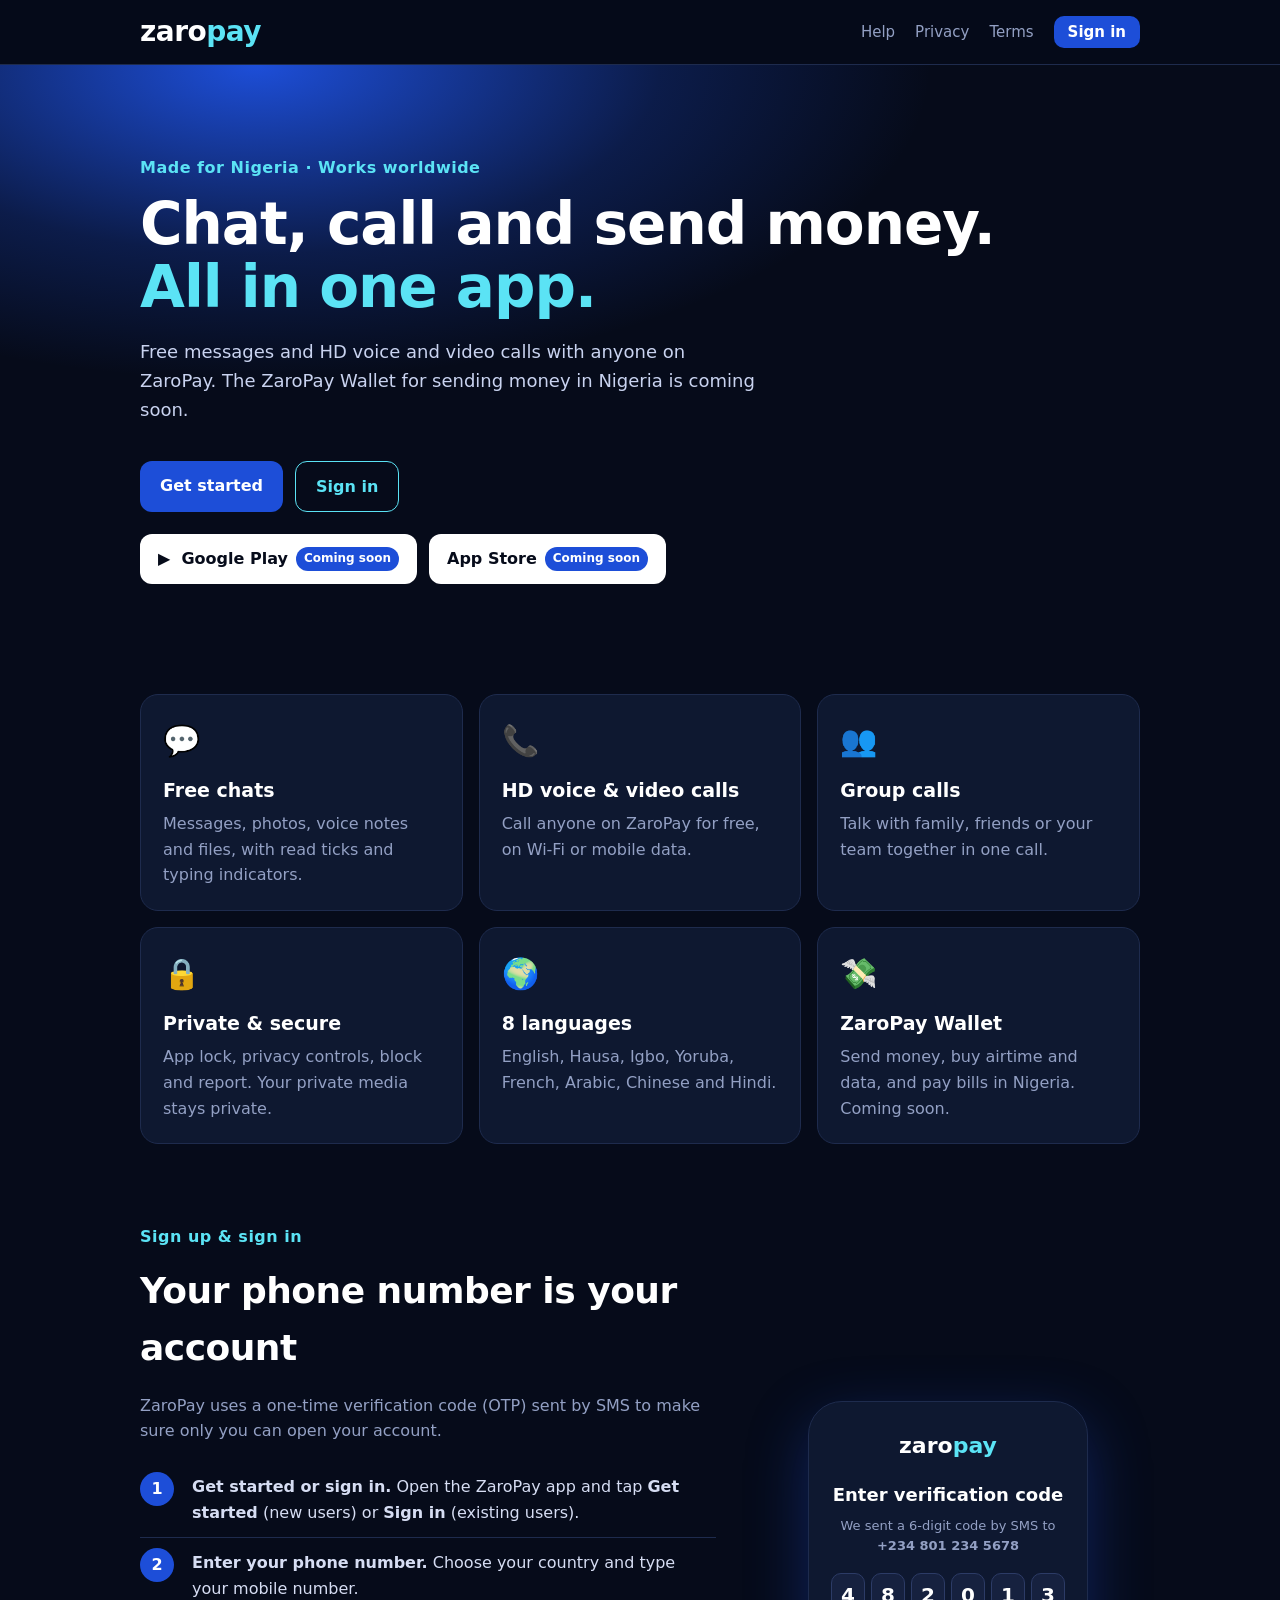
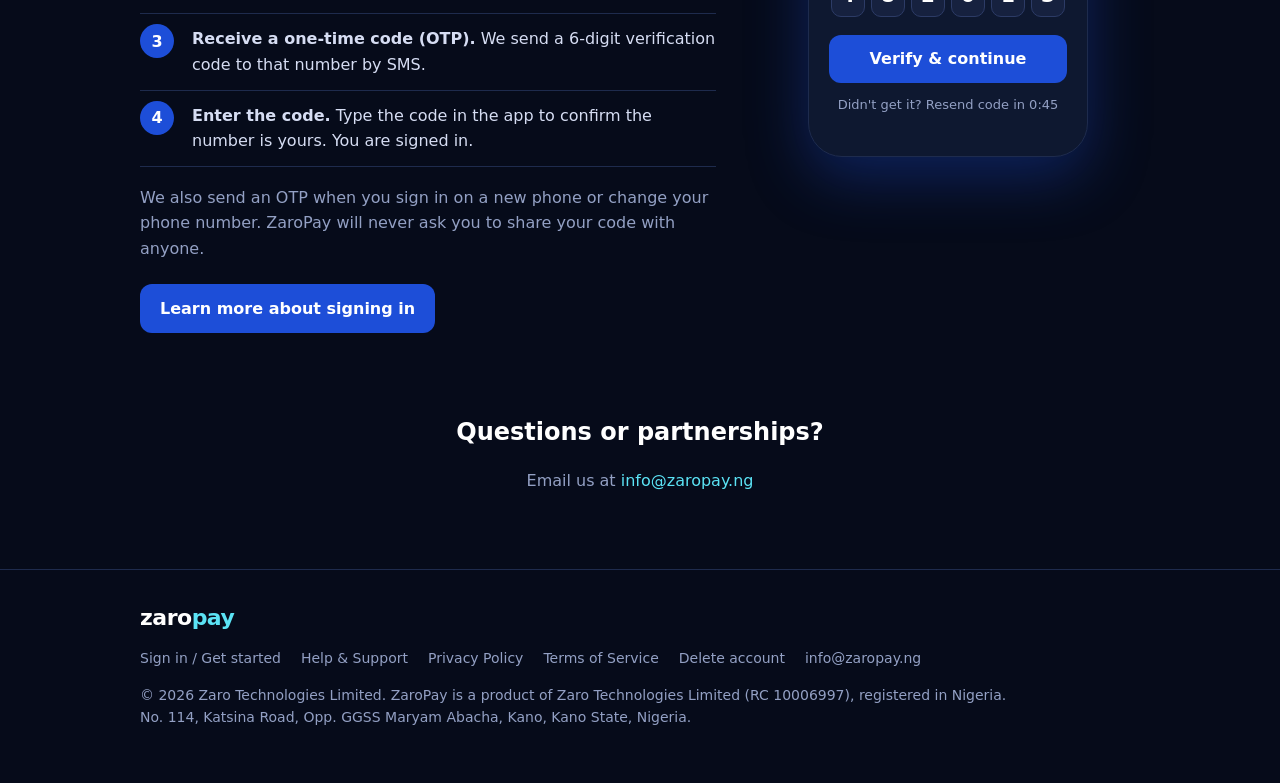
<file: index.html>
<!doctype html>
<html lang="en">
<head>
<meta charset="utf-8">
<meta name="viewport" content="width=device-width, initial-scale=1">
<title>ZaroPay – Chat, call and send money</title>
<meta name="description" content="ZaroPay: free chats and HD voice and video calls, with the ZaroPay Wallet for Nigeria coming soon.">
<link rel="icon" href="favicon.svg" type="image/svg+xml">
<link rel="stylesheet" href="style.css">
</head>
<body>
<header class="top"><div class="wrap nav">
  <a href="/" class="brand"><span class="zaro">zaro</span><span class="pay">pay</span></a>
  <nav><a href="/help">Help</a><a href="/privacy">Privacy</a><a href="/terms">Terms</a><a href="/signin" class="navbtn">Sign in</a></nav>
</div></header>
<main>
<section class="hero"><div class="wrap">
  <p class="eyebrow">Made for Nigeria · Works worldwide</p>
  <h1>Chat, call and send money.<br><span>All in one app.</span></h1>
  <p class="lead">Free messages and HD voice and video calls with anyone on ZaroPay. The ZaroPay Wallet for sending money in Nigeria is coming soon.</p>
  <div class="cta"><a class="btn" href="/signin">Get started</a><a class="btn ghost" href="/signin">Sign in</a></div>
  <div class="stores">
    <span class="store">▶&nbsp; Google Play <em>Coming soon</em></span>
    <span class="store"> App Store <em>Coming soon</em></span>
  </div>
</div></section>
<section class="wrap feats">
  <div class="card"><div class="ic">💬</div><h3>Free chats</h3><p>Messages, photos, voice notes and files, with read ticks and typing indicators.</p></div>
  <div class="card"><div class="ic">📞</div><h3>HD voice &amp; video calls</h3><p>Call anyone on ZaroPay for free, on Wi-Fi or mobile data.</p></div>
  <div class="card"><div class="ic">👥</div><h3>Group calls</h3><p>Talk with family, friends or your team together in one call.</p></div>
  <div class="card"><div class="ic">🔒</div><h3>Private &amp; secure</h3><p>App lock, privacy controls, block and report. Your private media stays private.</p></div>
  <div class="card"><div class="ic">🌍</div><h3>8 languages</h3><p>English, Hausa, Igbo, Yoruba, French, Arabic, Chinese and Hindi.</p></div>
  <div class="card"><div class="ic">💸</div><h3>ZaroPay Wallet</h3><p>Send money, buy airtime and data, and pay bills in Nigeria. Coming soon.</p></div>
</section>
<section class="wrap how" id="how-it-works">
  <div class="how-text">
    <p class="eyebrow">Sign up &amp; sign in</p>
    <h2>Your phone number is your account</h2>
    <p class="muted">ZaroPay uses a one-time verification code (OTP) sent by SMS to make sure only you can open your account.</p>
    <ol class="steps">
      <li><b>Get started or sign in.</b> Open the ZaroPay app and tap <b>Get started</b> (new users) or <b>Sign in</b> (existing users).</li>
      <li><b>Enter your phone number.</b> Choose your country and type your mobile number.</li>
      <li><b>Receive a one-time code (OTP).</b> We send a 6-digit verification code to that number by SMS.</li>
      <li><b>Enter the code.</b> Type the code in the app to confirm the number is yours. You are signed in.</li>
    </ol>
    <p class="muted">We also send an OTP when you sign in on a new phone or change your phone number. ZaroPay will never ask you to share your code with anyone.</p>
    <a class="btn" href="/signin">Learn more about signing in</a>
  </div>
  <div class="phone" aria-hidden="true">
    <div class="ph-top"><span class="zaro">zaro</span><span class="pay">pay</span></div>
    <p class="ph-title">Enter verification code</p>
    <p class="ph-sub">We sent a 6-digit code by SMS to<br><b>+234 801 234 5678</b></p>
    <div class="otp"><span>4</span><span>8</span><span>2</span><span>0</span><span>1</span><span>3</span></div>
    <div class="ph-btn">Verify &amp; continue</div>
    <p class="ph-sub small">Didn't get it? Resend code in 0:45</p>
  </div>
</section>
<section class="wrap contact">
  <h2>Questions or partnerships?</h2>
  <p>Email us at <a href="mailto:info@zaropay.ng">info@zaropay.ng</a></p>
</section>
</main>
<footer class="foot"><div class="wrap">
  <div class="brand small"><span class="zaro">zaro</span><span class="pay">pay</span></div>
  <nav><a href="/signin">Sign in / Get started</a><a href="/help">Help &amp; Support</a><a href="/privacy">Privacy Policy</a><a href="/terms">Terms of Service</a><a href="/delete-account">Delete account</a><a href="mailto:info@zaropay.ng">info@zaropay.ng</a></nav>
  <p>© 2026 Zaro Technologies Limited. ZaroPay is a product of Zaro Technologies Limited (RC 10006997), registered in Nigeria.<br>No. 114, Katsina Road, Opp. GGSS Maryam Abacha, Kano, Kano State, Nigeria.</p>
</div></footer>
</body>
</html>
</file>
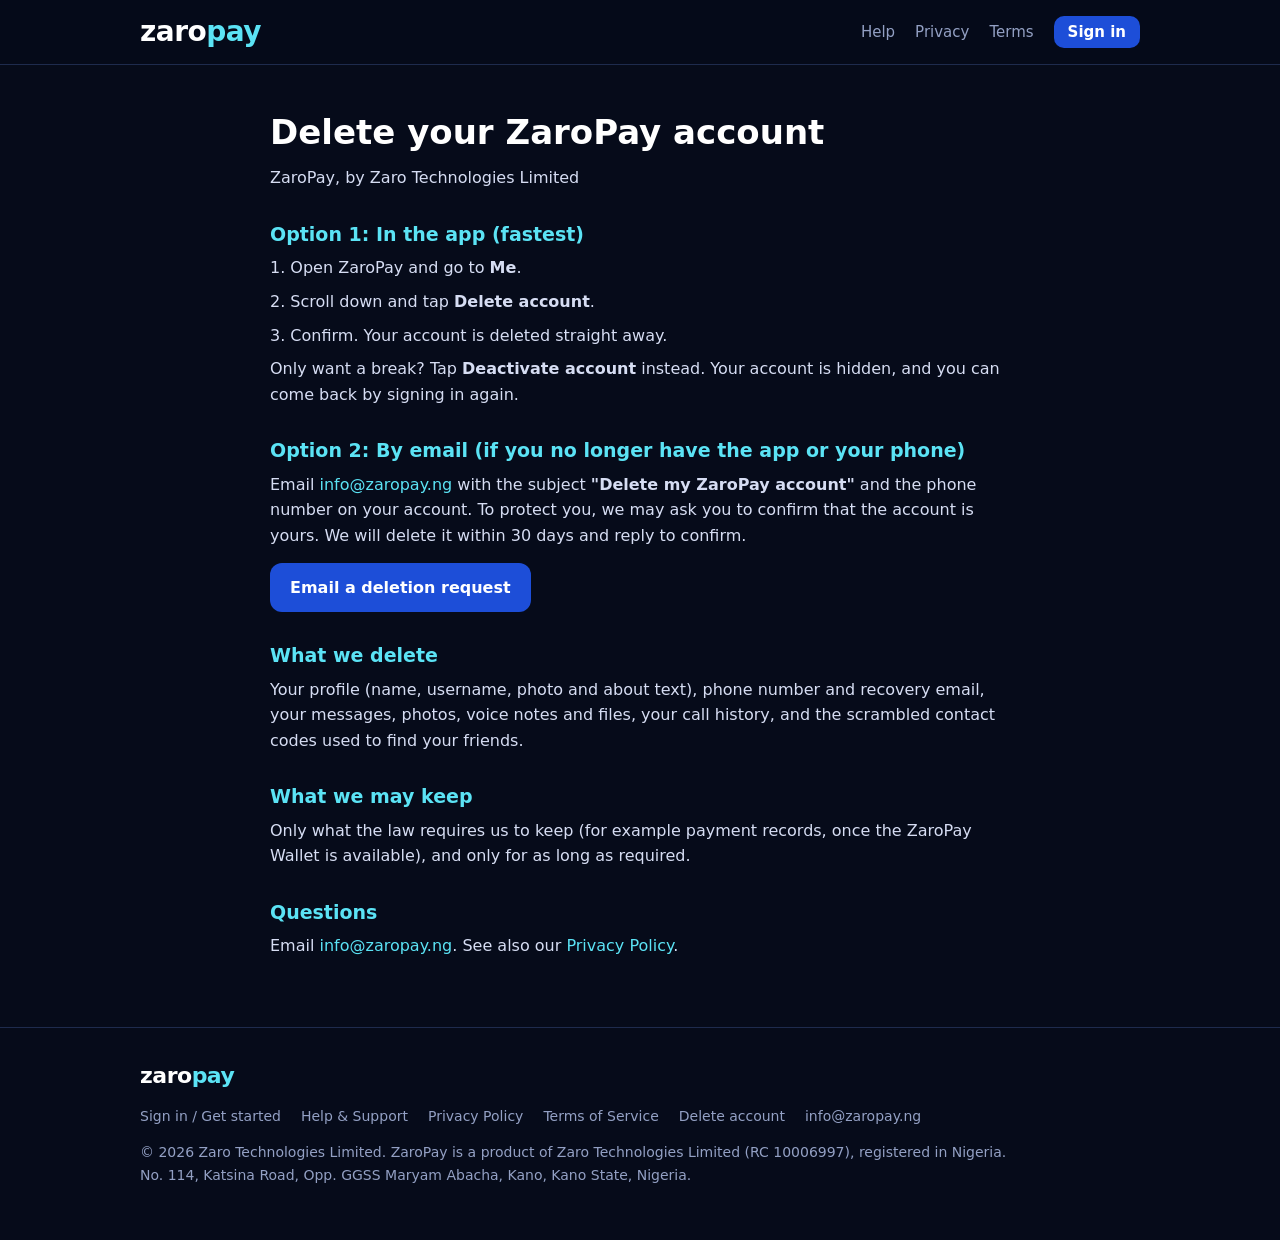
<file: delete-account.html>
<!doctype html>
<html lang="en">
<head>
<meta charset="utf-8">
<meta name="viewport" content="width=device-width, initial-scale=1">
<title>Delete your ZaroPay account</title>
<meta name="description" content="How to delete your ZaroPay account and what happens to your data.">
<link rel="icon" href="favicon.svg" type="image/svg+xml">
<link rel="stylesheet" href="style.css">
</head>
<body>
<header class="top"><div class="wrap nav">
  <a href="/" class="brand"><span class="zaro">zaro</span><span class="pay">pay</span></a>
  <nav><a href="/help">Help</a><a href="/privacy">Privacy</a><a href="/terms">Terms</a><a href="/signin" class="navbtn">Sign in</a></nav>
</div></header>
<main class="wrap doc">
  <h1>Delete your ZaroPay account</h1>
  <p class="updated">ZaroPay, by Zaro Technologies Limited</p>
  <section><h2>Option 1: In the app (fastest)</h2>
  <p>1. Open ZaroPay and go to <b>Me</b>.</p>
  <p>2. Scroll down and tap <b>Delete account</b>.</p>
  <p>3. Confirm. Your account is deleted straight away.</p>
  <p>Only want a break? Tap <b>Deactivate account</b> instead. Your account is hidden, and you can come back by signing in again.</p></section>
  <section><h2>Option 2: By email (if you no longer have the app or your phone)</h2>
  <p>Email <a href="mailto:info@zaropay.ng?subject=Delete%20my%20ZaroPay%20account&body=Please%20delete%20my%20ZaroPay%20account.%0A%0APhone%20number%20on%20my%20account%20(with%20country%20code)%3A%20%0AUsername%20(if%20you%20remember%20it)%3A%20%0A">info@zaropay.ng</a> with the subject <b>"Delete my ZaroPay account"</b> and the phone number on your account. To protect you, we may ask you to confirm that the account is yours. We will delete it within 30 days and reply to confirm.</p>
  <p><a class="btn" href="mailto:info@zaropay.ng?subject=Delete%20my%20ZaroPay%20account&body=Please%20delete%20my%20ZaroPay%20account.%0A%0APhone%20number%20on%20my%20account%20(with%20country%20code)%3A%20%0AUsername%20(if%20you%20remember%20it)%3A%20%0A">Email a deletion request</a></p></section>
  <section><h2>What we delete</h2>
  <p>Your profile (name, username, photo and about text), phone number and recovery email, your messages, photos, voice notes and files, your call history, and the scrambled contact codes used to find your friends.</p></section>
  <section><h2>What we may keep</h2>
  <p>Only what the law requires us to keep (for example payment records, once the ZaroPay Wallet is available), and only for as long as required.</p></section>
  <section><h2>Questions</h2>
  <p>Email <a href="mailto:info@zaropay.ng">info@zaropay.ng</a>. See also our <a href="/privacy">Privacy Policy</a>.</p></section>
</main>
<footer class="foot"><div class="wrap">
  <div class="brand small"><span class="zaro">zaro</span><span class="pay">pay</span></div>
  <nav><a href="/signin">Sign in / Get started</a><a href="/help">Help &amp; Support</a><a href="/privacy">Privacy Policy</a><a href="/terms">Terms of Service</a><a href="/delete-account">Delete account</a><a href="mailto:info@zaropay.ng">info@zaropay.ng</a></nav>
  <p>© 2026 Zaro Technologies Limited. ZaroPay is a product of Zaro Technologies Limited (RC 10006997), registered in Nigeria.<br>No. 114, Katsina Road, Opp. GGSS Maryam Abacha, Kano, Kano State, Nigeria.</p>
</div></footer>
</body>
</html>
</file>
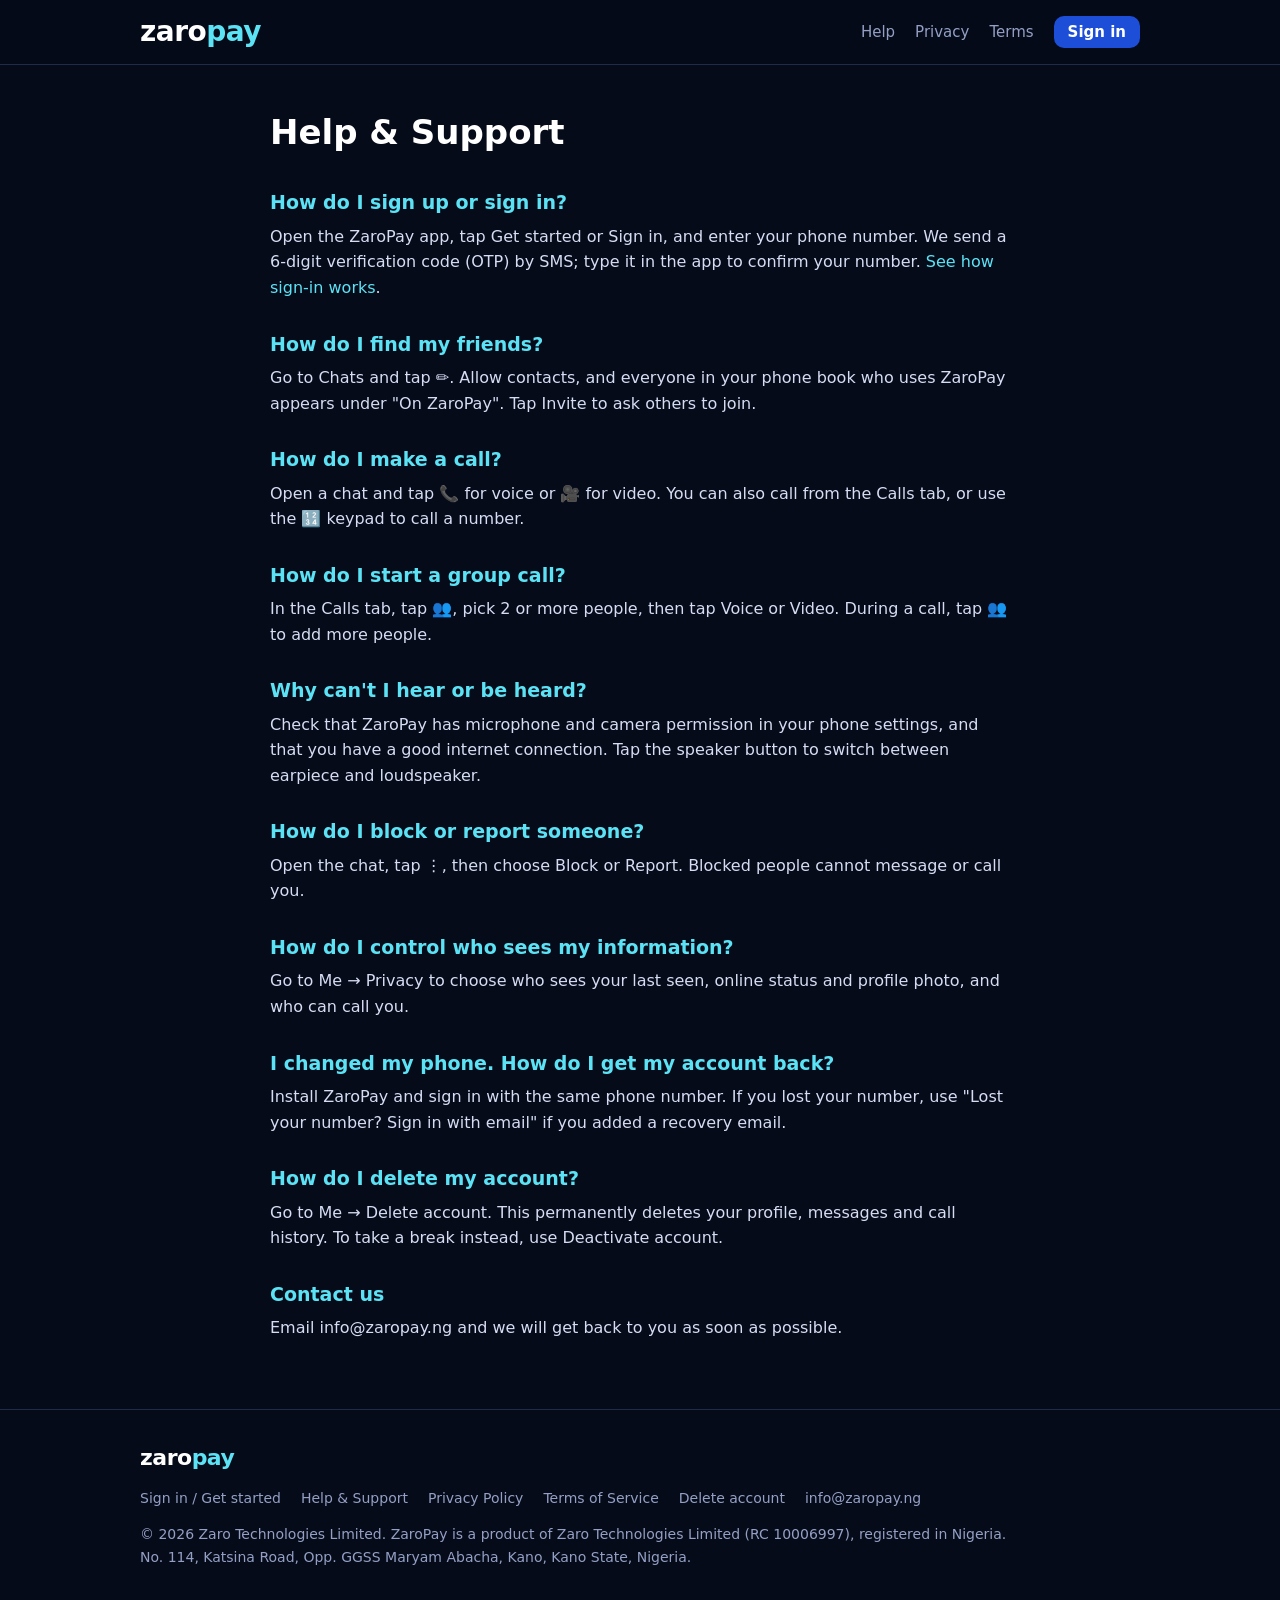
<file: help.html>
<!doctype html>
<html lang="en">
<head>
<meta charset="utf-8">
<meta name="viewport" content="width=device-width, initial-scale=1">
<title>Help & Support – ZaroPay</title>
<meta name="description" content="Answers to common questions about ZaroPay chats, calls and your account.">
<link rel="icon" href="favicon.svg" type="image/svg+xml">
<link rel="stylesheet" href="style.css">
</head>
<body>
<header class="top"><div class="wrap nav">
  <a href="/" class="brand"><span class="zaro">zaro</span><span class="pay">pay</span></a>
  <nav><a href="/help">Help</a><a href="/privacy">Privacy</a><a href="/terms">Terms</a><a href="/signin" class="navbtn">Sign in</a></nav>
</div></header>
<main class="wrap doc">
  <h1>Help &amp; Support</h1>
  
  <section><h2>How do I sign up or sign in?</h2><p>Open the ZaroPay app, tap Get started or Sign in, and enter your phone number. We send a 6-digit verification code (OTP) by SMS; type it in the app to confirm your number. <a href="/signin">See how sign-in works</a>.</p></section>
  <section><h2>How do I find my friends?</h2><p>Go to Chats and tap ✏️. Allow contacts, and everyone in your phone book who uses ZaroPay appears under "On ZaroPay". Tap Invite to ask others to join.</p></section>
  <section><h2>How do I make a call?</h2><p>Open a chat and tap 📞 for voice or 🎥 for video. You can also call from the Calls tab, or use the 🔢 keypad to call a number.</p></section>
  <section><h2>How do I start a group call?</h2><p>In the Calls tab, tap 👥, pick 2 or more people, then tap Voice or Video. During a call, tap 👥 to add more people.</p></section>
  <section><h2>Why can't I hear or be heard?</h2><p>Check that ZaroPay has microphone and camera permission in your phone settings, and that you have a good internet connection. Tap the speaker button to switch between earpiece and loudspeaker.</p></section>
  <section><h2>How do I block or report someone?</h2><p>Open the chat, tap ⋮, then choose Block or Report. Blocked people cannot message or call you.</p></section>
  <section><h2>How do I control who sees my information?</h2><p>Go to Me → Privacy to choose who sees your last seen, online status and profile photo, and who can call you.</p></section>
  <section><h2>I changed my phone. How do I get my account back?</h2><p>Install ZaroPay and sign in with the same phone number. If you lost your number, use "Lost your number? Sign in with email" if you added a recovery email.</p></section>
  <section><h2>How do I delete my account?</h2><p>Go to Me → Delete account. This permanently deletes your profile, messages and call history. To take a break instead, use Deactivate account.</p></section>
  <section><h2>Contact us</h2><p>Email info@zaropay.ng and we will get back to you as soon as possible.</p></section>
</main>
<footer class="foot"><div class="wrap">
  <div class="brand small"><span class="zaro">zaro</span><span class="pay">pay</span></div>
  <nav><a href="/signin">Sign in / Get started</a><a href="/help">Help &amp; Support</a><a href="/privacy">Privacy Policy</a><a href="/terms">Terms of Service</a><a href="/delete-account">Delete account</a><a href="mailto:info@zaropay.ng">info@zaropay.ng</a></nav>
  <p>© 2026 Zaro Technologies Limited. ZaroPay is a product of Zaro Technologies Limited (RC 10006997), registered in Nigeria.<br>No. 114, Katsina Road, Opp. GGSS Maryam Abacha, Kano, Kano State, Nigeria.</p>
</div></footer>
</body>
</html>
</file>
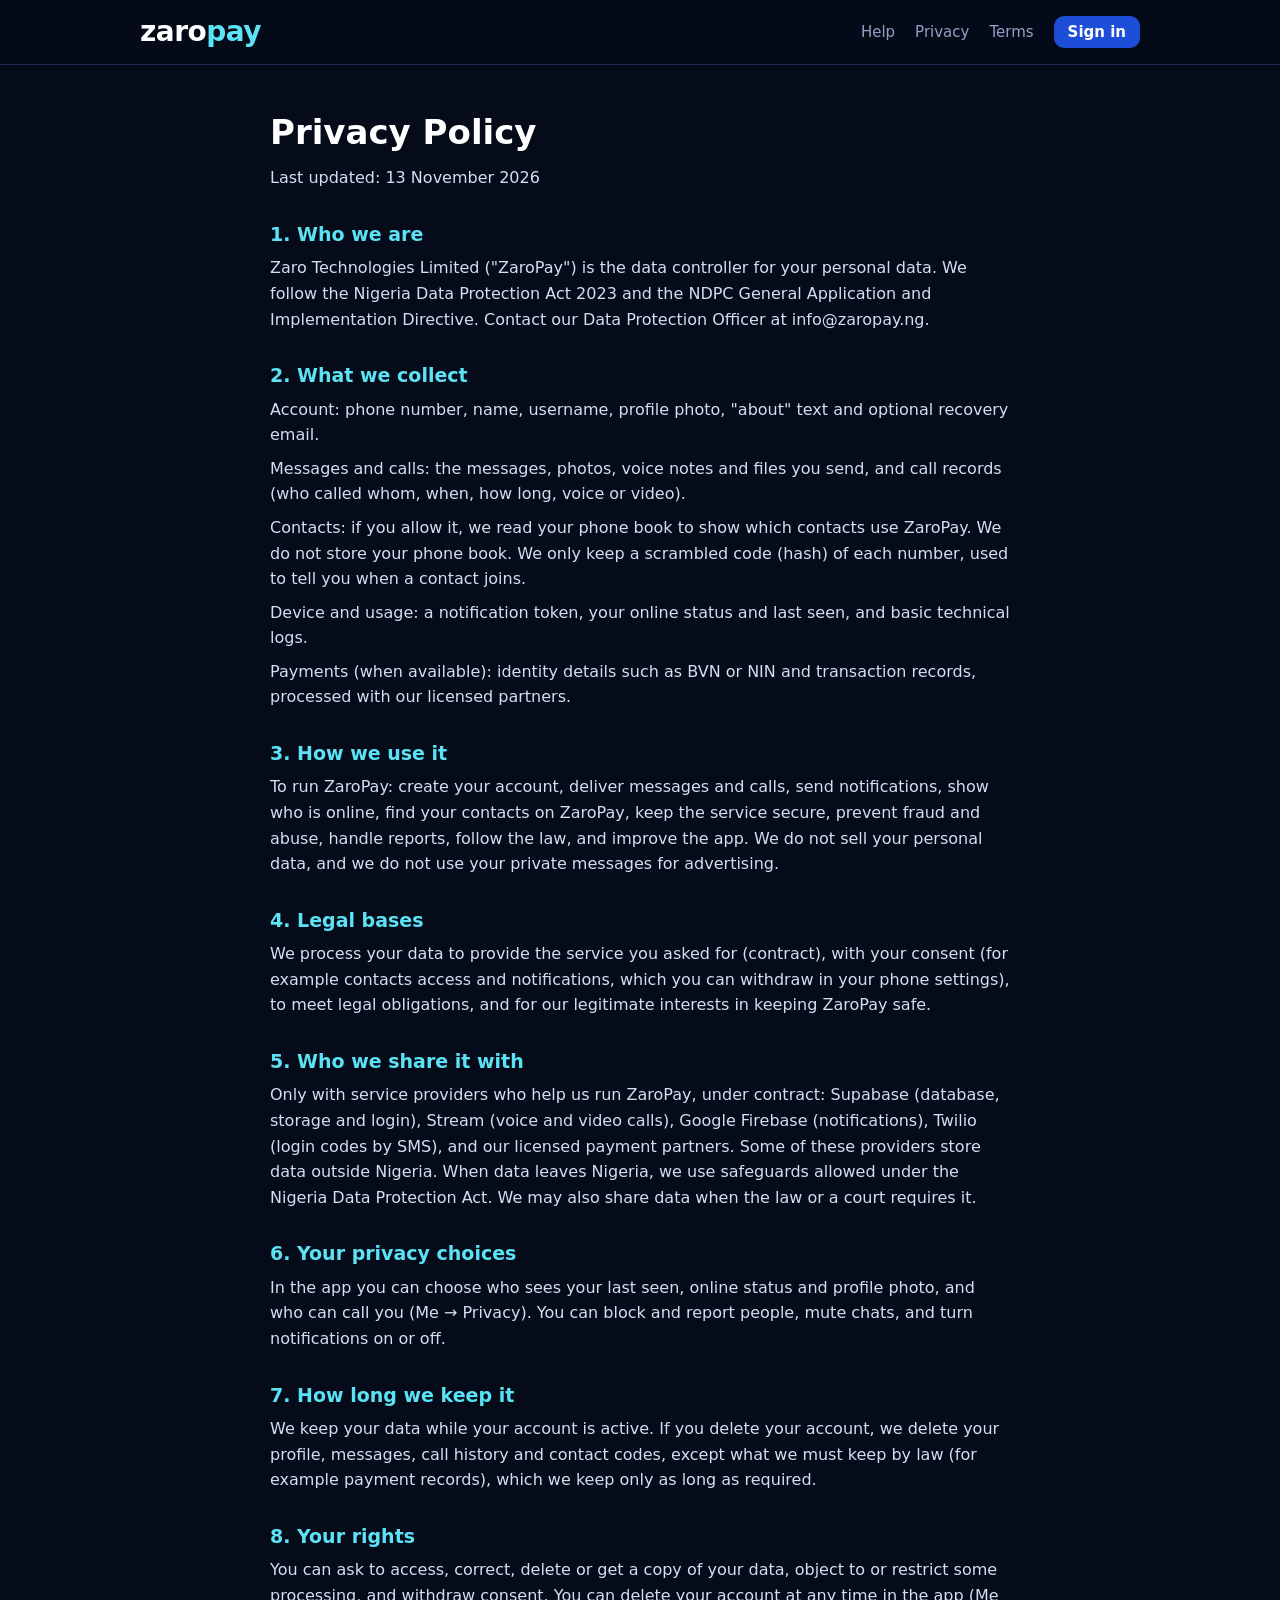
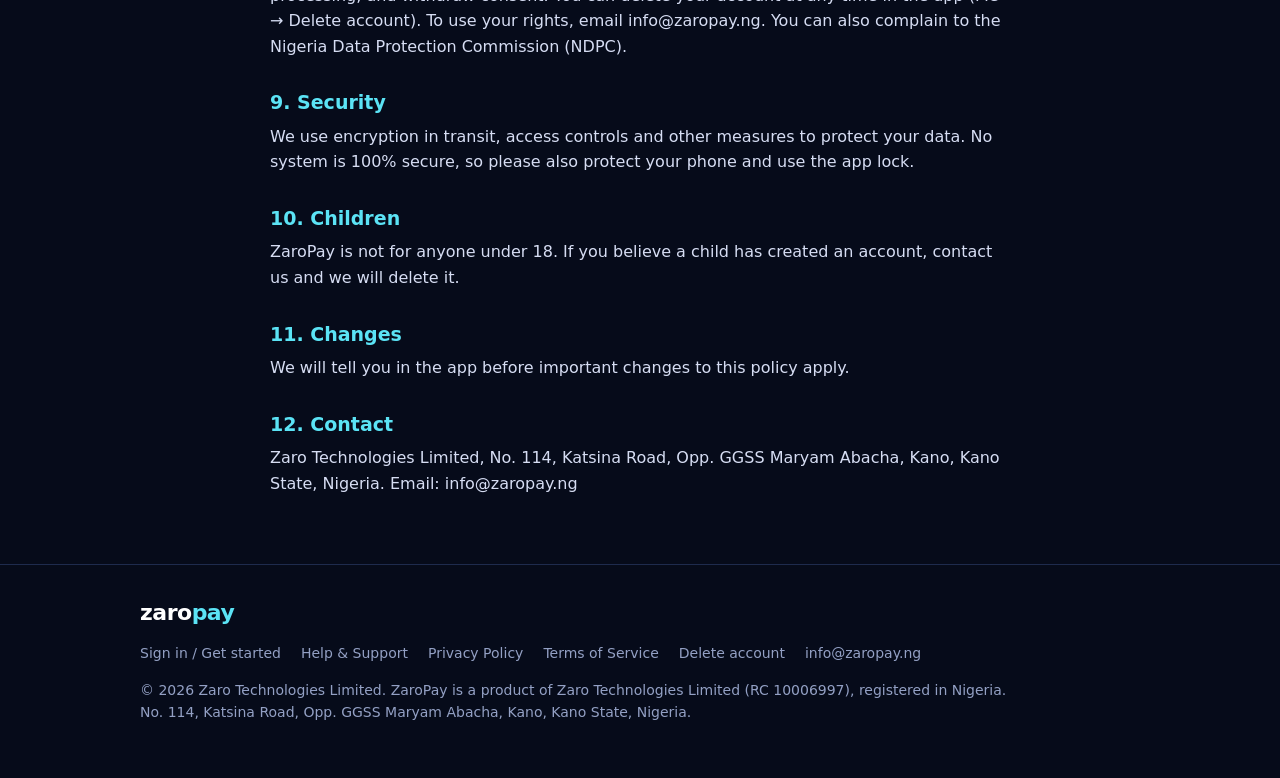
<file: privacy.html>
<!doctype html>
<html lang="en">
<head>
<meta charset="utf-8">
<meta name="viewport" content="width=device-width, initial-scale=1">
<title>Privacy Policy – ZaroPay</title>
<meta name="description" content="How ZaroPay collects, uses and protects your personal data.">
<link rel="icon" href="favicon.svg" type="image/svg+xml">
<link rel="stylesheet" href="style.css">
</head>
<body>
<header class="top"><div class="wrap nav">
  <a href="/" class="brand"><span class="zaro">zaro</span><span class="pay">pay</span></a>
  <nav><a href="/help">Help</a><a href="/privacy">Privacy</a><a href="/terms">Terms</a><a href="/signin" class="navbtn">Sign in</a></nav>
</div></header>
<main class="wrap doc">
  <h1>Privacy Policy</h1>
  <p class="updated">Last updated: 13 November 2026</p>
  <section><h2>1. Who we are</h2><p>Zaro Technologies Limited ("ZaroPay") is the data controller for your personal data. We follow the Nigeria Data Protection Act 2023 and the NDPC General Application and Implementation Directive. Contact our Data Protection Officer at info@zaropay.ng.</p></section>
  <section><h2>2. What we collect</h2><p>Account: phone number, name, username, profile photo, "about" text and optional recovery email.</p><p>Messages and calls: the messages, photos, voice notes and files you send, and call records (who called whom, when, how long, voice or video).</p><p>Contacts: if you allow it, we read your phone book to show which contacts use ZaroPay. We do not store your phone book. We only keep a scrambled code (hash) of each number, used to tell you when a contact joins.</p><p>Device and usage: a notification token, your online status and last seen, and basic technical logs.</p><p>Payments (when available): identity details such as BVN or NIN and transaction records, processed with our licensed partners.</p></section>
  <section><h2>3. How we use it</h2><p>To run ZaroPay: create your account, deliver messages and calls, send notifications, show who is online, find your contacts on ZaroPay, keep the service secure, prevent fraud and abuse, handle reports, follow the law, and improve the app. We do not sell your personal data, and we do not use your private messages for advertising.</p></section>
  <section><h2>4. Legal bases</h2><p>We process your data to provide the service you asked for (contract), with your consent (for example contacts access and notifications, which you can withdraw in your phone settings), to meet legal obligations, and for our legitimate interests in keeping ZaroPay safe.</p></section>
  <section><h2>5. Who we share it with</h2><p>Only with service providers who help us run ZaroPay, under contract: Supabase (database, storage and login), Stream (voice and video calls), Google Firebase (notifications), Twilio (login codes by SMS), and our licensed payment partners. Some of these providers store data outside Nigeria. When data leaves Nigeria, we use safeguards allowed under the Nigeria Data Protection Act. We may also share data when the law or a court requires it.</p></section>
  <section><h2>6. Your privacy choices</h2><p>In the app you can choose who sees your last seen, online status and profile photo, and who can call you (Me → Privacy). You can block and report people, mute chats, and turn notifications on or off.</p></section>
  <section><h2>7. How long we keep it</h2><p>We keep your data while your account is active. If you delete your account, we delete your profile, messages, call history and contact codes, except what we must keep by law (for example payment records), which we keep only as long as required.</p></section>
  <section><h2>8. Your rights</h2><p>You can ask to access, correct, delete or get a copy of your data, object to or restrict some processing, and withdraw consent. You can delete your account at any time in the app (Me → Delete account). To use your rights, email info@zaropay.ng. You can also complain to the Nigeria Data Protection Commission (NDPC).</p></section>
  <section><h2>9. Security</h2><p>We use encryption in transit, access controls and other measures to protect your data. No system is 100% secure, so please also protect your phone and use the app lock.</p></section>
  <section><h2>10. Children</h2><p>ZaroPay is not for anyone under 18. If you believe a child has created an account, contact us and we will delete it.</p></section>
  <section><h2>11. Changes</h2><p>We will tell you in the app before important changes to this policy apply.</p></section>
  <section><h2>12. Contact</h2><p>Zaro Technologies Limited, No. 114, Katsina Road, Opp. GGSS Maryam Abacha, Kano, Kano State, Nigeria. Email: info@zaropay.ng</p></section>
</main>
<footer class="foot"><div class="wrap">
  <div class="brand small"><span class="zaro">zaro</span><span class="pay">pay</span></div>
  <nav><a href="/signin">Sign in / Get started</a><a href="/help">Help &amp; Support</a><a href="/privacy">Privacy Policy</a><a href="/terms">Terms of Service</a><a href="/delete-account">Delete account</a><a href="mailto:info@zaropay.ng">info@zaropay.ng</a></nav>
  <p>© 2026 Zaro Technologies Limited. ZaroPay is a product of Zaro Technologies Limited (RC 10006997), registered in Nigeria.<br>No. 114, Katsina Road, Opp. GGSS Maryam Abacha, Kano, Kano State, Nigeria.</p>
</div></footer>
</body>
</html>
</file>
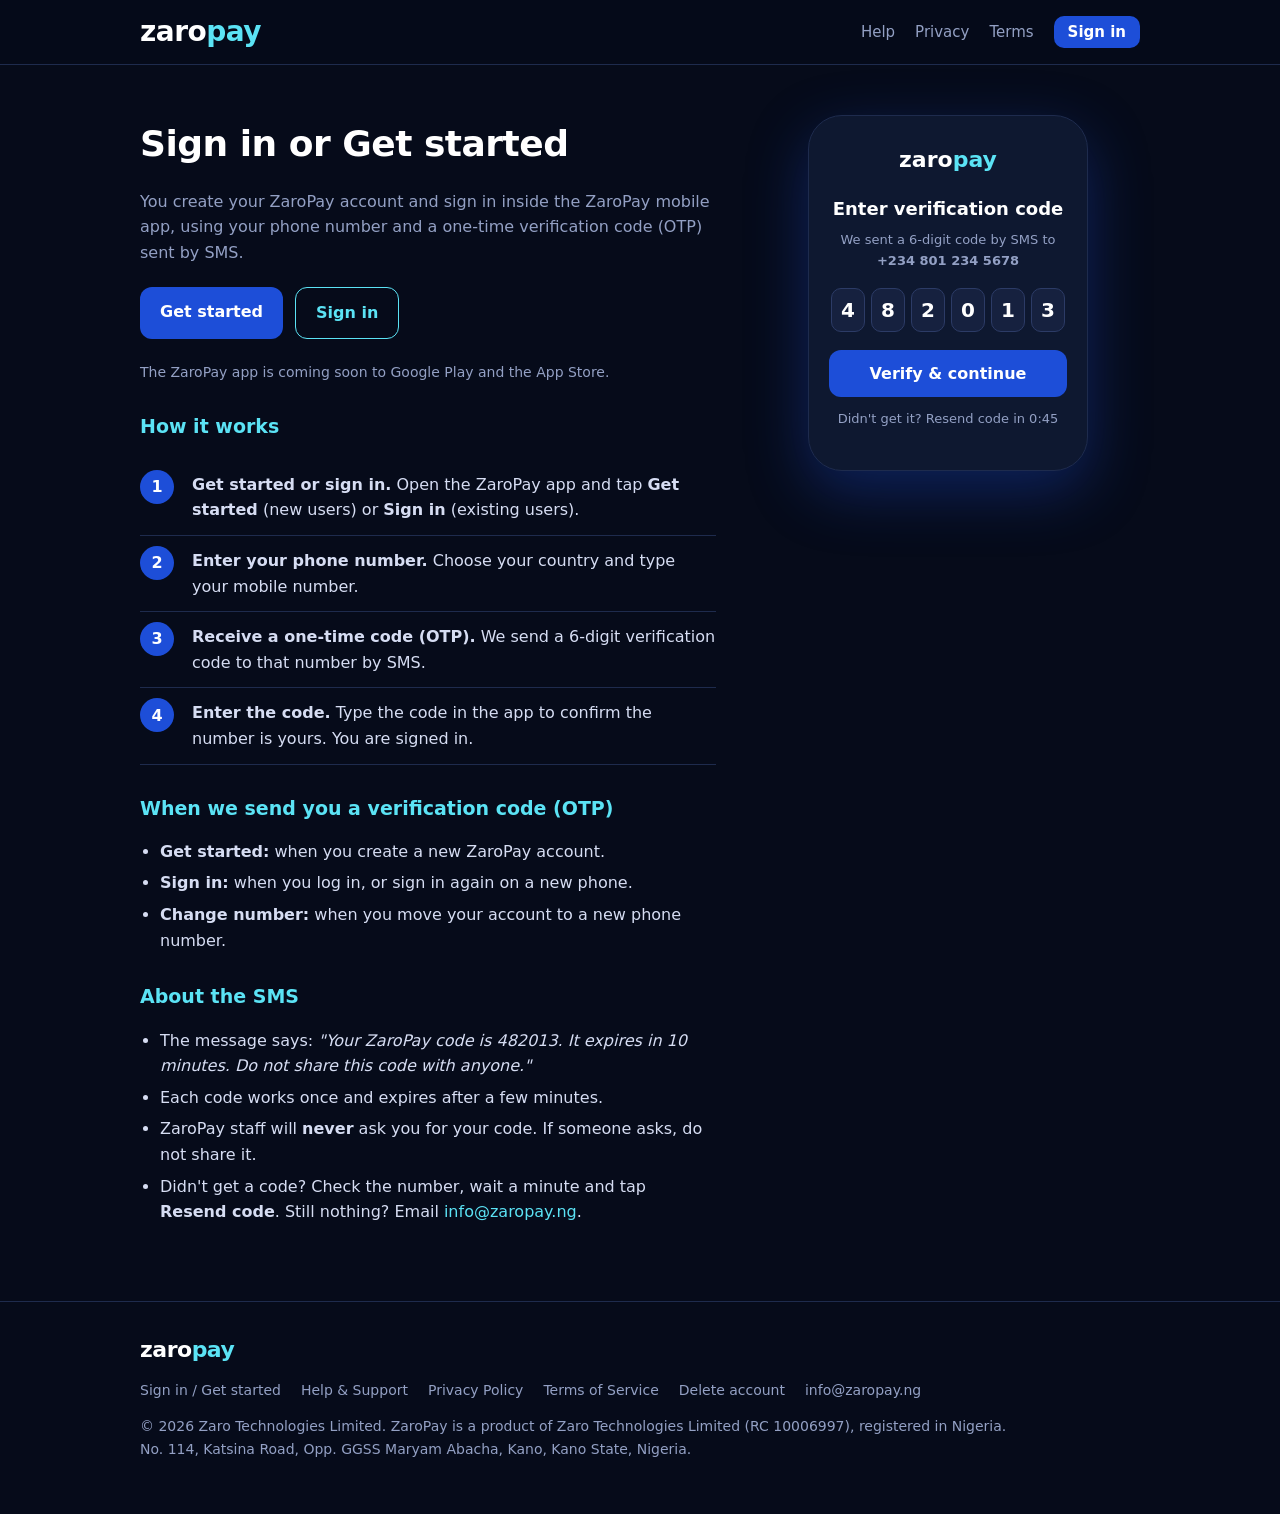
<file: signin.html>
<!doctype html>
<html lang="en">
<head>
<meta charset="utf-8">
<meta name="viewport" content="width=device-width, initial-scale=1">
<title>Sign in or Get started – ZaroPay</title>
<meta name="description" content="How to create a ZaroPay account or sign in with your phone number and a one-time SMS verification code (OTP).">
<link rel="icon" href="favicon.svg" type="image/svg+xml">
<link rel="stylesheet" href="style.css">
</head>
<body>
<header class="top"><div class="wrap nav">
  <a href="/" class="brand"><span class="zaro">zaro</span><span class="pay">pay</span></a>
  <nav><a href="/help">Help</a><a href="/privacy">Privacy</a><a href="/terms">Terms</a><a href="/signin" class="navbtn">Sign in</a></nav>
</div></header>
<main class="wrap signin">
  <div class="how-text">
    <h1>Sign in or Get started</h1>
    <p class="muted">You create your ZaroPay account and sign in inside the ZaroPay mobile app, using your phone number and a one-time verification code (OTP) sent by SMS.</p>
    <div class="cta"><span class="btn">Get started</span><span class="btn ghost">Sign in</span></div>
    <p class="muted small">The ZaroPay app is coming soon to Google Play and the App Store.</p>
    <h2>How it works</h2>
    <ol class="steps">
      <li><b>Get started or sign in.</b> Open the ZaroPay app and tap <b>Get started</b> (new users) or <b>Sign in</b> (existing users).</li>
      <li><b>Enter your phone number.</b> Choose your country and type your mobile number.</li>
      <li><b>Receive a one-time code (OTP).</b> We send a 6-digit verification code to that number by SMS.</li>
      <li><b>Enter the code.</b> Type the code in the app to confirm the number is yours. You are signed in.</li>
    </ol>
    <h2>When we send you a verification code (OTP)</h2>
    <ul class="list">
      <li><b>Get started:</b> when you create a new ZaroPay account.</li>
      <li><b>Sign in:</b> when you log in, or sign in again on a new phone.</li>
      <li><b>Change number:</b> when you move your account to a new phone number.</li>
    </ul>
    <h2>About the SMS</h2>
    <ul class="list">
      <li>The message says: <i>"Your ZaroPay code is 482013. It expires in 10 minutes. Do not share this code with anyone."</i></li>
      <li>Each code works once and expires after a few minutes.</li>
      <li>ZaroPay staff will <b>never</b> ask you for your code. If someone asks, do not share it.</li>
      <li>Didn't get a code? Check the number, wait a minute and tap <b>Resend code</b>. Still nothing? Email <a href="mailto:info@zaropay.ng">info@zaropay.ng</a>.</li>
    </ul>
  </div>
  <div class="phone" aria-hidden="true">
    <div class="ph-top"><span class="zaro">zaro</span><span class="pay">pay</span></div>
    <p class="ph-title">Enter verification code</p>
    <p class="ph-sub">We sent a 6-digit code by SMS to<br><b>+234 801 234 5678</b></p>
    <div class="otp"><span>4</span><span>8</span><span>2</span><span>0</span><span>1</span><span>3</span></div>
    <div class="ph-btn">Verify &amp; continue</div>
    <p class="ph-sub small">Didn't get it? Resend code in 0:45</p>
  </div>
</main>
<footer class="foot"><div class="wrap">
  <div class="brand small"><span class="zaro">zaro</span><span class="pay">pay</span></div>
  <nav><a href="/signin">Sign in / Get started</a><a href="/help">Help &amp; Support</a><a href="/privacy">Privacy Policy</a><a href="/terms">Terms of Service</a><a href="/delete-account">Delete account</a><a href="mailto:info@zaropay.ng">info@zaropay.ng</a></nav>
  <p>© 2026 Zaro Technologies Limited. ZaroPay is a product of Zaro Technologies Limited (RC 10006997), registered in Nigeria.<br>No. 114, Katsina Road, Opp. GGSS Maryam Abacha, Kano, Kano State, Nigeria.</p>
</div></footer>
</body>
</html>
</file>
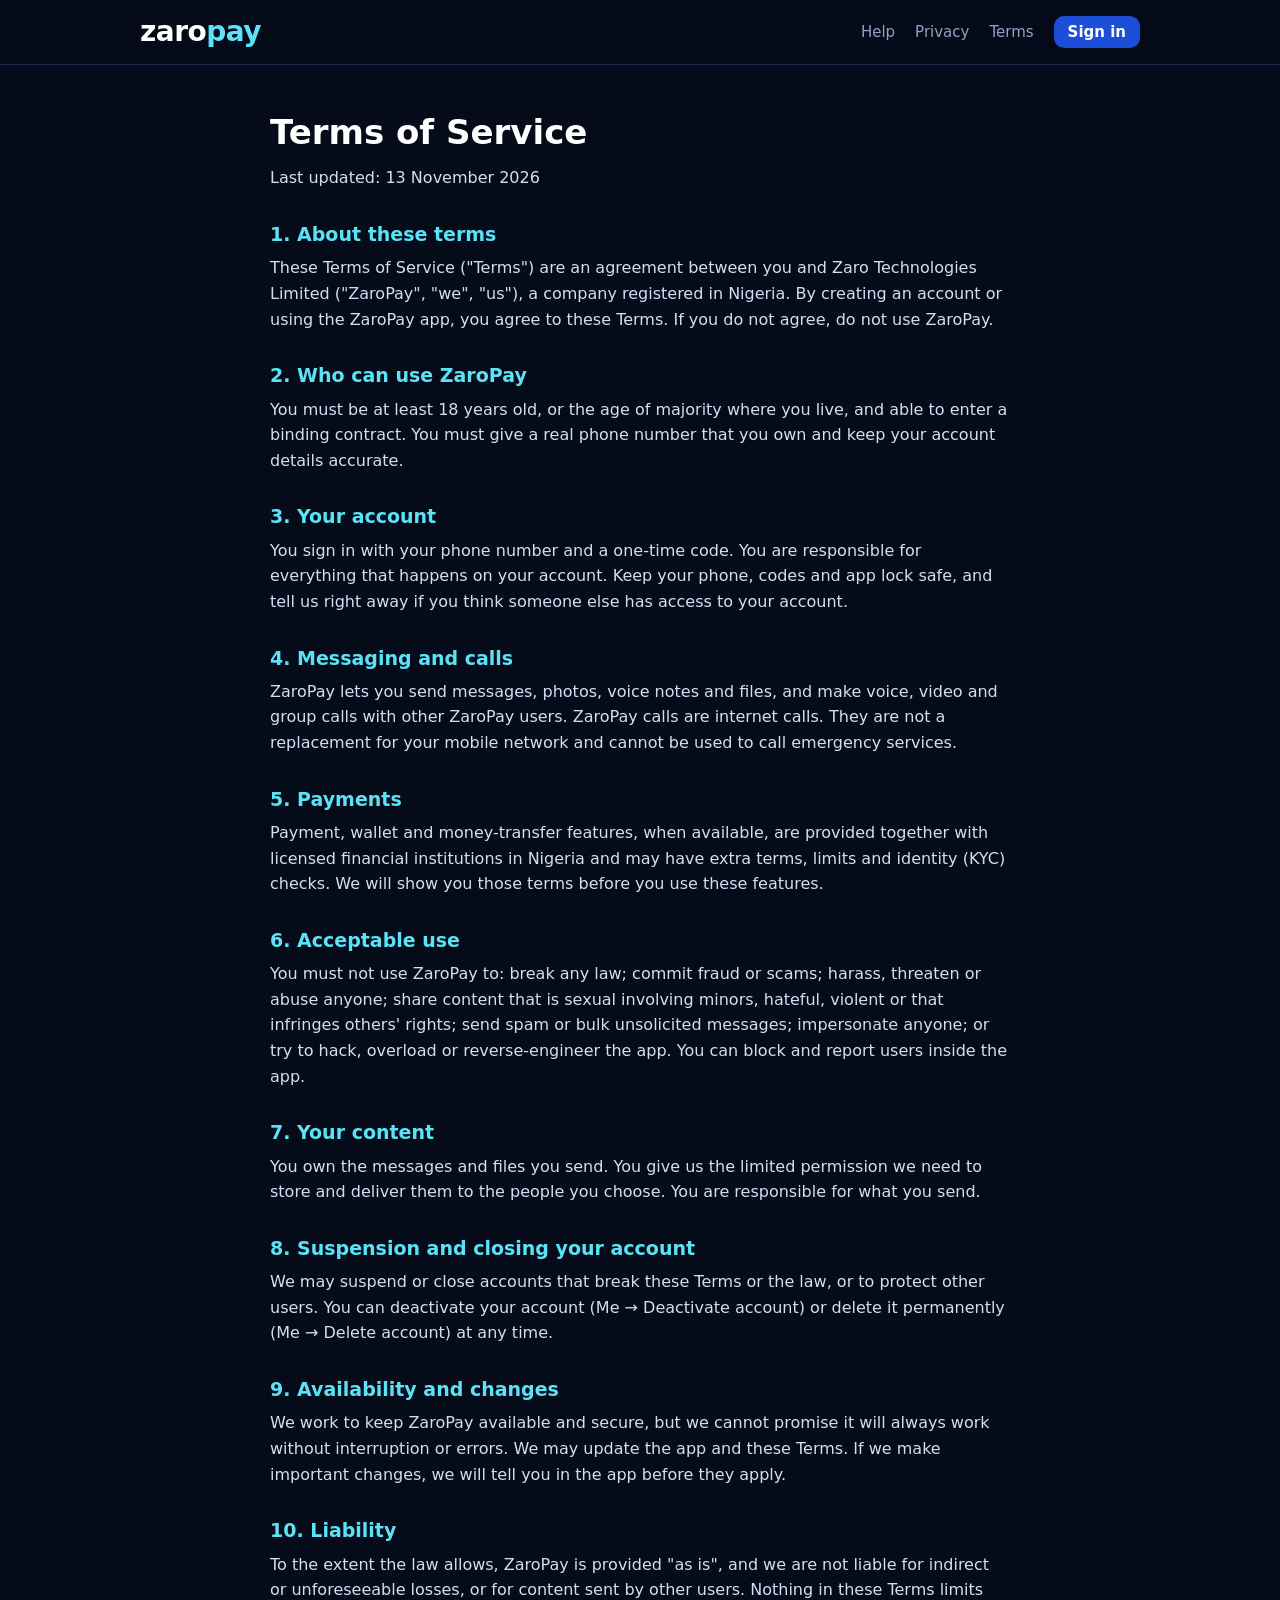
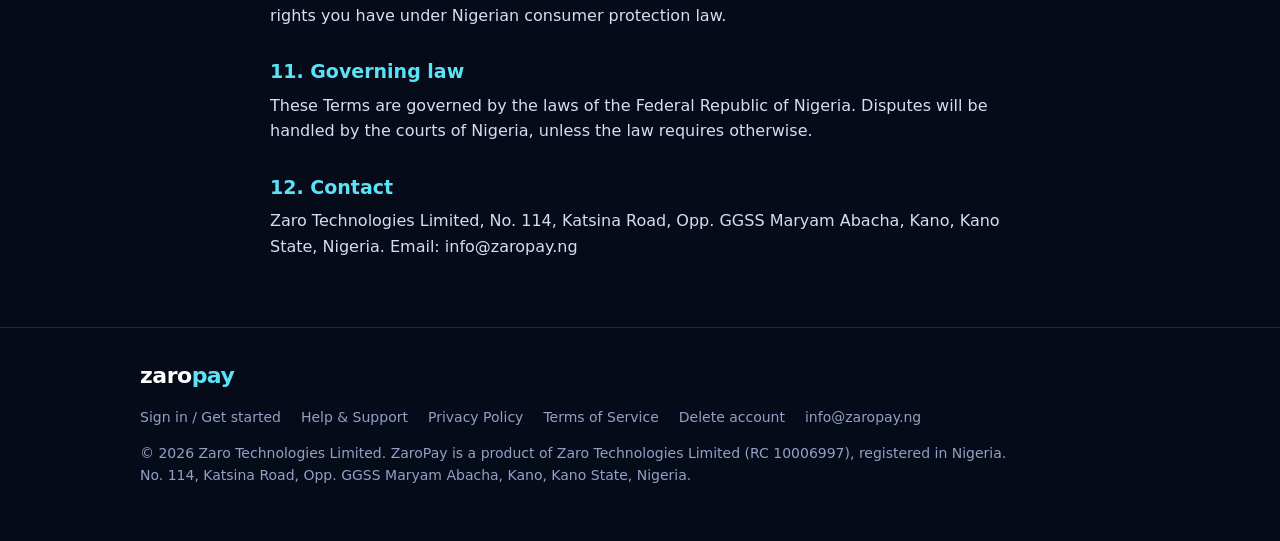
<file: terms.html>
<!doctype html>
<html lang="en">
<head>
<meta charset="utf-8">
<meta name="viewport" content="width=device-width, initial-scale=1">
<title>Terms of Service – ZaroPay</title>
<meta name="description" content="The terms for using the ZaroPay app.">
<link rel="icon" href="favicon.svg" type="image/svg+xml">
<link rel="stylesheet" href="style.css">
</head>
<body>
<header class="top"><div class="wrap nav">
  <a href="/" class="brand"><span class="zaro">zaro</span><span class="pay">pay</span></a>
  <nav><a href="/help">Help</a><a href="/privacy">Privacy</a><a href="/terms">Terms</a><a href="/signin" class="navbtn">Sign in</a></nav>
</div></header>
<main class="wrap doc">
  <h1>Terms of Service</h1>
  <p class="updated">Last updated: 13 November 2026</p>
  <section><h2>1. About these terms</h2><p>These Terms of Service ("Terms") are an agreement between you and Zaro Technologies Limited ("ZaroPay", "we", "us"), a company registered in Nigeria. By creating an account or using the ZaroPay app, you agree to these Terms. If you do not agree, do not use ZaroPay.</p></section>
  <section><h2>2. Who can use ZaroPay</h2><p>You must be at least 18 years old, or the age of majority where you live, and able to enter a binding contract. You must give a real phone number that you own and keep your account details accurate.</p></section>
  <section><h2>3. Your account</h2><p>You sign in with your phone number and a one-time code. You are responsible for everything that happens on your account. Keep your phone, codes and app lock safe, and tell us right away if you think someone else has access to your account.</p></section>
  <section><h2>4. Messaging and calls</h2><p>ZaroPay lets you send messages, photos, voice notes and files, and make voice, video and group calls with other ZaroPay users. ZaroPay calls are internet calls. They are not a replacement for your mobile network and cannot be used to call emergency services.</p></section>
  <section><h2>5. Payments</h2><p>Payment, wallet and money-transfer features, when available, are provided together with licensed financial institutions in Nigeria and may have extra terms, limits and identity (KYC) checks. We will show you those terms before you use these features.</p></section>
  <section><h2>6. Acceptable use</h2><p>You must not use ZaroPay to: break any law; commit fraud or scams; harass, threaten or abuse anyone; share content that is sexual involving minors, hateful, violent or that infringes others' rights; send spam or bulk unsolicited messages; impersonate anyone; or try to hack, overload or reverse-engineer the app. You can block and report users inside the app.</p></section>
  <section><h2>7. Your content</h2><p>You own the messages and files you send. You give us the limited permission we need to store and deliver them to the people you choose. You are responsible for what you send.</p></section>
  <section><h2>8. Suspension and closing your account</h2><p>We may suspend or close accounts that break these Terms or the law, or to protect other users. You can deactivate your account (Me → Deactivate account) or delete it permanently (Me → Delete account) at any time.</p></section>
  <section><h2>9. Availability and changes</h2><p>We work to keep ZaroPay available and secure, but we cannot promise it will always work without interruption or errors. We may update the app and these Terms. If we make important changes, we will tell you in the app before they apply.</p></section>
  <section><h2>10. Liability</h2><p>To the extent the law allows, ZaroPay is provided "as is", and we are not liable for indirect or unforeseeable losses, or for content sent by other users. Nothing in these Terms limits rights you have under Nigerian consumer protection law.</p></section>
  <section><h2>11. Governing law</h2><p>These Terms are governed by the laws of the Federal Republic of Nigeria. Disputes will be handled by the courts of Nigeria, unless the law requires otherwise.</p></section>
  <section><h2>12. Contact</h2><p>Zaro Technologies Limited, No. 114, Katsina Road, Opp. GGSS Maryam Abacha, Kano, Kano State, Nigeria. Email: info@zaropay.ng</p></section>
</main>
<footer class="foot"><div class="wrap">
  <div class="brand small"><span class="zaro">zaro</span><span class="pay">pay</span></div>
  <nav><a href="/signin">Sign in / Get started</a><a href="/help">Help &amp; Support</a><a href="/privacy">Privacy Policy</a><a href="/terms">Terms of Service</a><a href="/delete-account">Delete account</a><a href="mailto:info@zaropay.ng">info@zaropay.ng</a></nav>
  <p>© 2026 Zaro Technologies Limited. ZaroPay is a product of Zaro Technologies Limited (RC 10006997), registered in Nigeria.<br>No. 114, Katsina Road, Opp. GGSS Maryam Abacha, Kano, Kano State, Nigeria.</p>
</div></footer>
</body>
</html>
</file>
<file: style.css>
:root{--bg:#060B1A;--card:#0E1830;--line:#1E2B4D;--text:#FFFFFF;--muted:#93A0C4;--blue:#1D4ED8;--blue2:#2563EB;--cyan:#5BE3F5}
*{box-sizing:border-box}
html,body{margin:0;background:var(--bg);color:var(--text);font-family:system-ui,-apple-system,"Segoe UI",Roboto,Arial,sans-serif;line-height:1.6}
a{color:var(--cyan);text-decoration:none}
a:hover{text-decoration:underline}
.wrap{max-width:1040px;margin:0 auto;padding:0 20px}
.top{position:sticky;top:0;background:rgba(6,11,26,.92);backdrop-filter:blur(8px);border-bottom:1px solid var(--line);z-index:5}
.nav{display:flex;align-items:center;justify-content:space-between;height:64px}
.nav nav a{color:var(--muted);margin-left:20px;font-size:15px}
.brand{font-weight:800;font-size:28px;letter-spacing:-.5px;text-decoration:none!important}
.brand.small{font-size:22px}
.zaro{color:#fff}.pay{color:var(--cyan)}
.hero{background:radial-gradient(900px 420px at 20% 0%,#1D4ED8 0%,rgba(29,78,216,.25) 45%,transparent 75%);padding:90px 0 70px}
.eyebrow{color:var(--cyan);font-weight:600;letter-spacing:.5px;margin:0 0 12px}
.hero h1{font-size:clamp(34px,6vw,58px);line-height:1.1;margin:0 0 18px;letter-spacing:-1px}
.hero h1 span{color:var(--cyan)}
.lead{color:#C9D3F0;font-size:18px;max-width:620px;margin:0 0 30px}
.stores{display:flex;gap:12px;flex-wrap:wrap}
.store{display:inline-flex;align-items:center;gap:8px;background:#fff;color:#060B1A;font-weight:700;padding:12px 18px;border-radius:12px}
.store em{font-style:normal;font-weight:600;font-size:12px;background:var(--blue);color:#fff;padding:2px 8px;border-radius:20px}
.feats{display:grid;grid-template-columns:repeat(auto-fit,minmax(280px,1fr));gap:16px;padding:40px 20px}
.card{background:var(--card);border:1px solid var(--line);border-radius:18px;padding:22px}
.card .ic{font-size:30px}
.card h3{margin:10px 0 6px;font-size:19px}
.card p{margin:0;color:var(--muted)}
.contact{text-align:center;padding:40px 20px 60px}
.contact h2{margin:0 0 6px}
.contact p{color:var(--muted)}
.doc{padding:40px 20px 60px;max-width:780px}
.doc h1{font-size:34px;margin:0 0 6px}
.updated{color:var(--muted);margin:0 0 24px}
.doc h2{font-size:19px;color:var(--cyan);margin:28px 0 6px}
.doc p{color:#D6DDF3;margin:0 0 8px}
.foot{border-top:1px solid var(--line);padding:30px 0 40px;color:var(--muted);font-size:14px}
.foot nav{display:flex;flex-wrap:wrap;gap:8px 20px;margin:12px 0}
.foot nav a{color:var(--muted)}
@media (max-width:560px){.nav nav a{margin-left:12px;font-size:14px}.brand{font-size:24px}.hero{padding:60px 0 50px}}
.btn{display:inline-block;background:var(--blue);color:#fff!important;font-weight:700;padding:12px 20px;border-radius:12px;margin-top:6px}
.btn:hover{background:var(--blue2);text-decoration:none!important}

.navbtn{background:var(--blue);color:#fff!important;padding:7px 14px;border-radius:10px;font-weight:700}
.cta{display:flex;gap:12px;flex-wrap:wrap;margin:0 0 22px}
.btn.ghost{background:transparent;border:1.5px solid var(--cyan);color:var(--cyan)!important}
.muted{color:var(--muted)}.small{font-size:14px}
.how,.signin{display:grid;grid-template-columns:1.2fr .8fr;gap:40px;align-items:center;padding:40px 20px}
.signin{align-items:start;padding-top:50px;padding-bottom:60px}
.how h2,.signin h1{font-size:clamp(26px,4vw,36px);margin:0 0 8px;letter-spacing:-.5px}
.signin h2{font-size:19px;color:var(--cyan);margin:28px 0 8px}
.steps{counter-reset:s;list-style:none;padding:0;margin:18px 0}
.steps li{counter-increment:s;position:relative;padding:12px 0 12px 52px;border-bottom:1px solid var(--line);color:#D6DDF3}
.steps li:before{content:counter(s);position:absolute;left:0;top:10px;width:34px;height:34px;border-radius:50%;background:var(--blue);color:#fff;font-weight:800;display:flex;align-items:center;justify-content:center}
.list{padding-left:20px;color:#D6DDF3}.list li{margin:6px 0}
.phone{justify-self:center;width:280px;background:var(--card);border:1px solid var(--line);border-radius:34px;padding:26px 20px 24px;box-shadow:0 20px 60px rgba(29,78,216,.35);text-align:center}
.ph-top{font-weight:800;font-size:22px;margin-bottom:18px}
.ph-title{font-weight:700;font-size:18px;margin:0 0 6px}
.ph-sub{color:var(--muted);font-size:13px;margin:0 0 16px}
.otp{display:flex;gap:6px;justify-content:center;margin:0 0 18px}
.otp span{width:34px;height:44px;border-radius:10px;background:#16213F;border:1px solid #2C3B66;display:flex;align-items:center;justify-content:center;font-size:20px;font-weight:700}
.ph-btn{background:var(--blue);border-radius:12px;padding:11px;font-weight:700;margin-bottom:12px}
@media (max-width:760px){.how,.signin{grid-template-columns:1fr}.nav nav a{margin-left:10px}}
</file>
